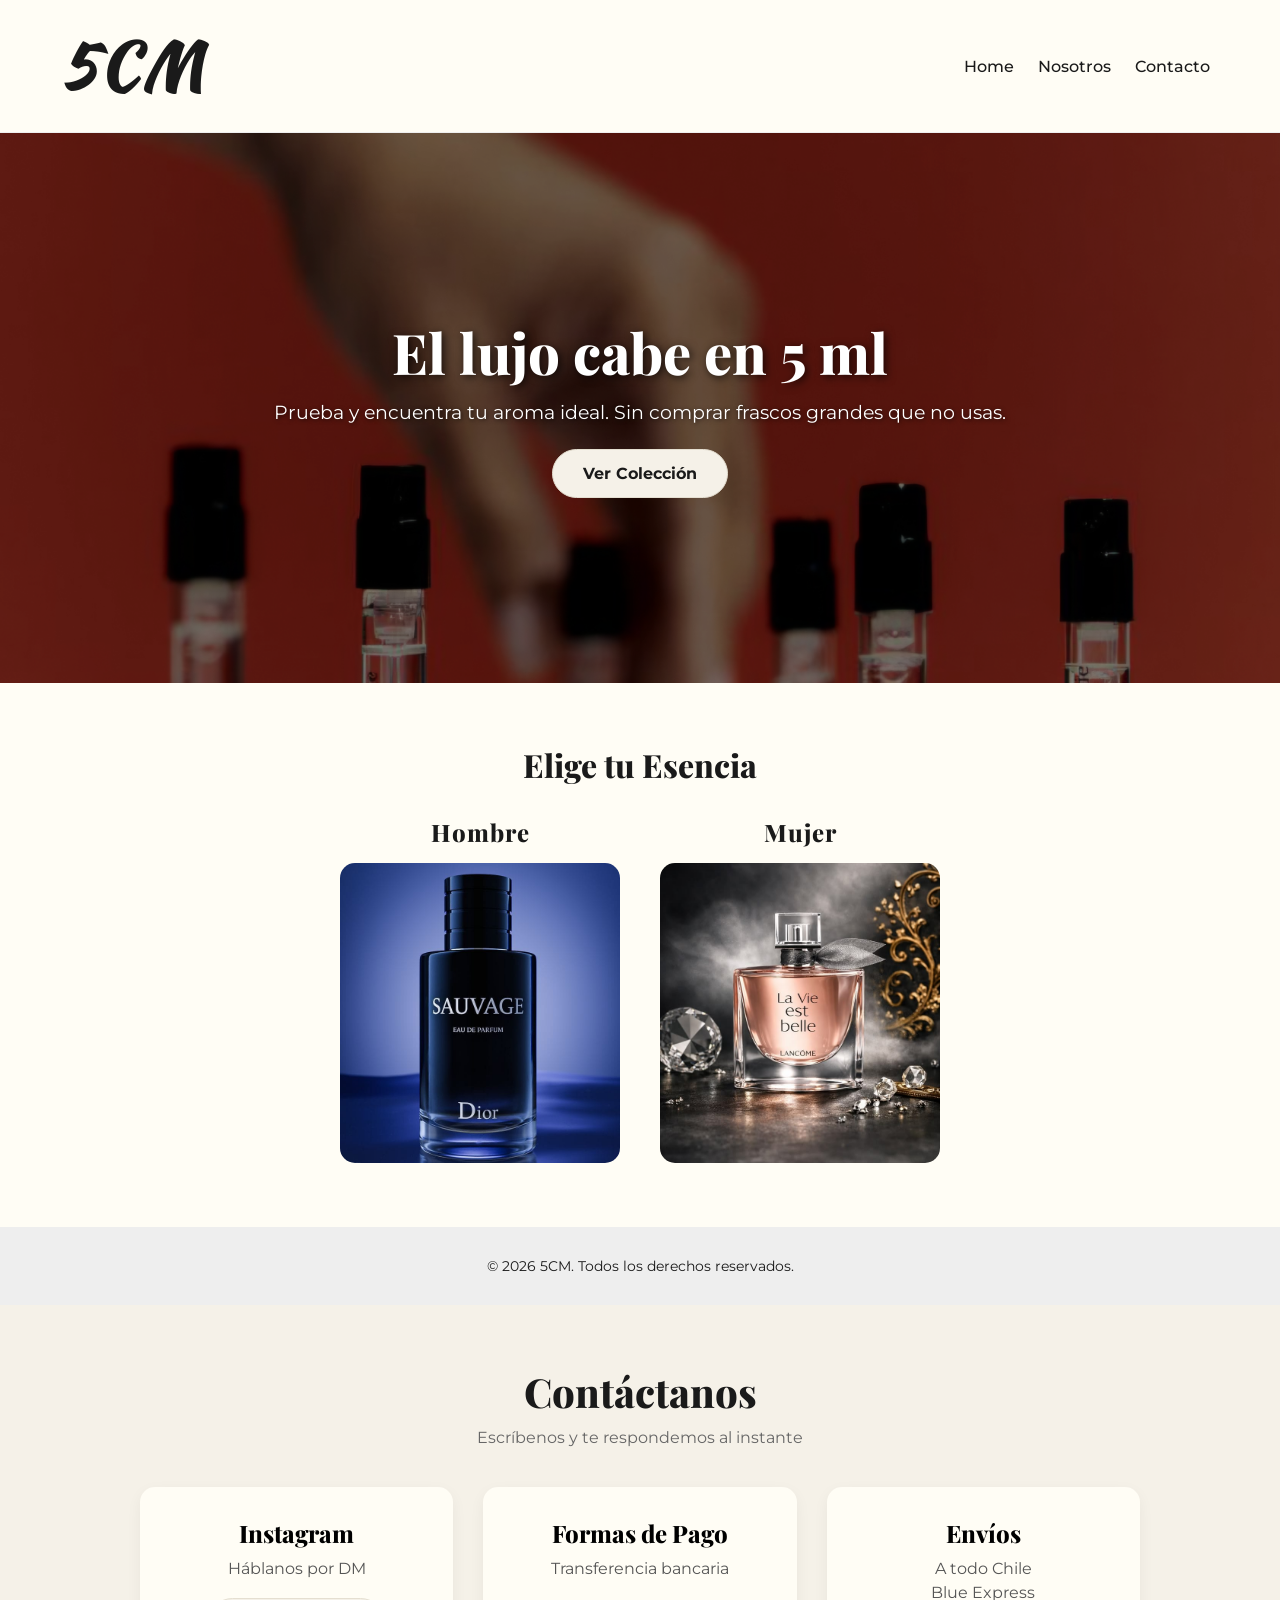
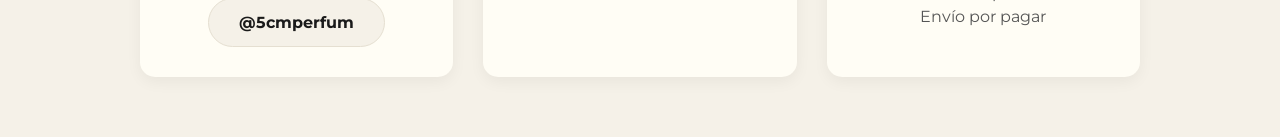
<file: index.html>
<!DOCTYPE html>
<html lang="es">
<head>
    <meta charset="UTF-8">
    <meta name="viewport" content="width=device-width, initial-scale=1.0">
    <title>5CM - Perfumes 5ml</title>
    <link rel="stylesheet" href="./style.css">
    
    <!-- FUENTES -->
    <link rel="preconnect" href="https://fonts.googleapis.com">
    <link rel="preconnect" href="https://fonts.gstatic.com" crossorigin>
    <link href="https://fonts.googleapis.com/css2?family=Montserrat:wght@400;500;700&family=Playfair+Display:wght@700;800&display=swap" rel="stylesheet">
    <link href="https://fonts.googleapis.com/css2?family=Kaushan+Script&display=swap" rel="stylesheet">
</head>
<body>

    <!-- NAVBAR -->
    <header class="navbar">
        <h1 class="logo">5CM</h1>
        <nav>
            <a href="index.html">Home</a>
            <a href="#">Nosotros</a>
            <a href="#">Contacto</a>  
        </nav>
    </header>

    <!-- BANNER CON IMAGEN DE FONDO -->
    <section class="banner">
        <div class="banner-texto">
            <h2>El lujo cabe en 5 ml</h2>
            <p>Prueba y encuentra tu aroma ideal. Sin comprar frascos grandes que no usas.</p>
            <a href="#categorias" class="btn">Ver Colección</a>
        </div>
    </section>

    <!-- CATEGORIAS -->
    <section class="categorias" id="categorias">
        <h3>Elige tu Esencia</h3>
        <div class="grid-categorias">
            <div class="categoria">
                <a href="hombre.html">
                    <h4>Hombre</h4> <!-- TITULO ARRIBA -->
                    <img src="./images/hombre.jpg" alt="Perfumes Hombre">
                </a>
            </div>
            <div class="categoria">
                <a href="mujer.html">
                    <h4>Mujer</h4> <!-- TITULO ARRIBA -->
                    <img src="./images/mujer.jpg" alt="Perfumes Mujer">
                </a>
            </div>
        </div>
    </section>

    <footer>
        <p>© 2026 5CM. Todos los derechos reservados.</p>
    </footer>
<section class="contacto">
    <h2>Contáctanos</h2>
    <p class="subtitulo">Escríbenos y te respondemos al instante</p>

    <div class="grid-contacto">
        <div class="contacto-item">
            <h3>Instagram</h3>
            <p>Háblanos por DM</p>
            <a href="https://instagram.com/5cmperfum" target="_blank" class="btn">@5cmperfum</a>
        </div>

        <div class="contacto-item">
            <h3>Formas de Pago</h3>
            <p>Transferencia bancaria</p>
        </div>

        <div class="contacto-item">
            <h3>Envíos</h3>
            <p>A todo Chile</p>
            <p>Blue Express</p>
            <p>Envío por pagar</p>
        </div>
    </div>
</section>

</body>
</html>
</file>
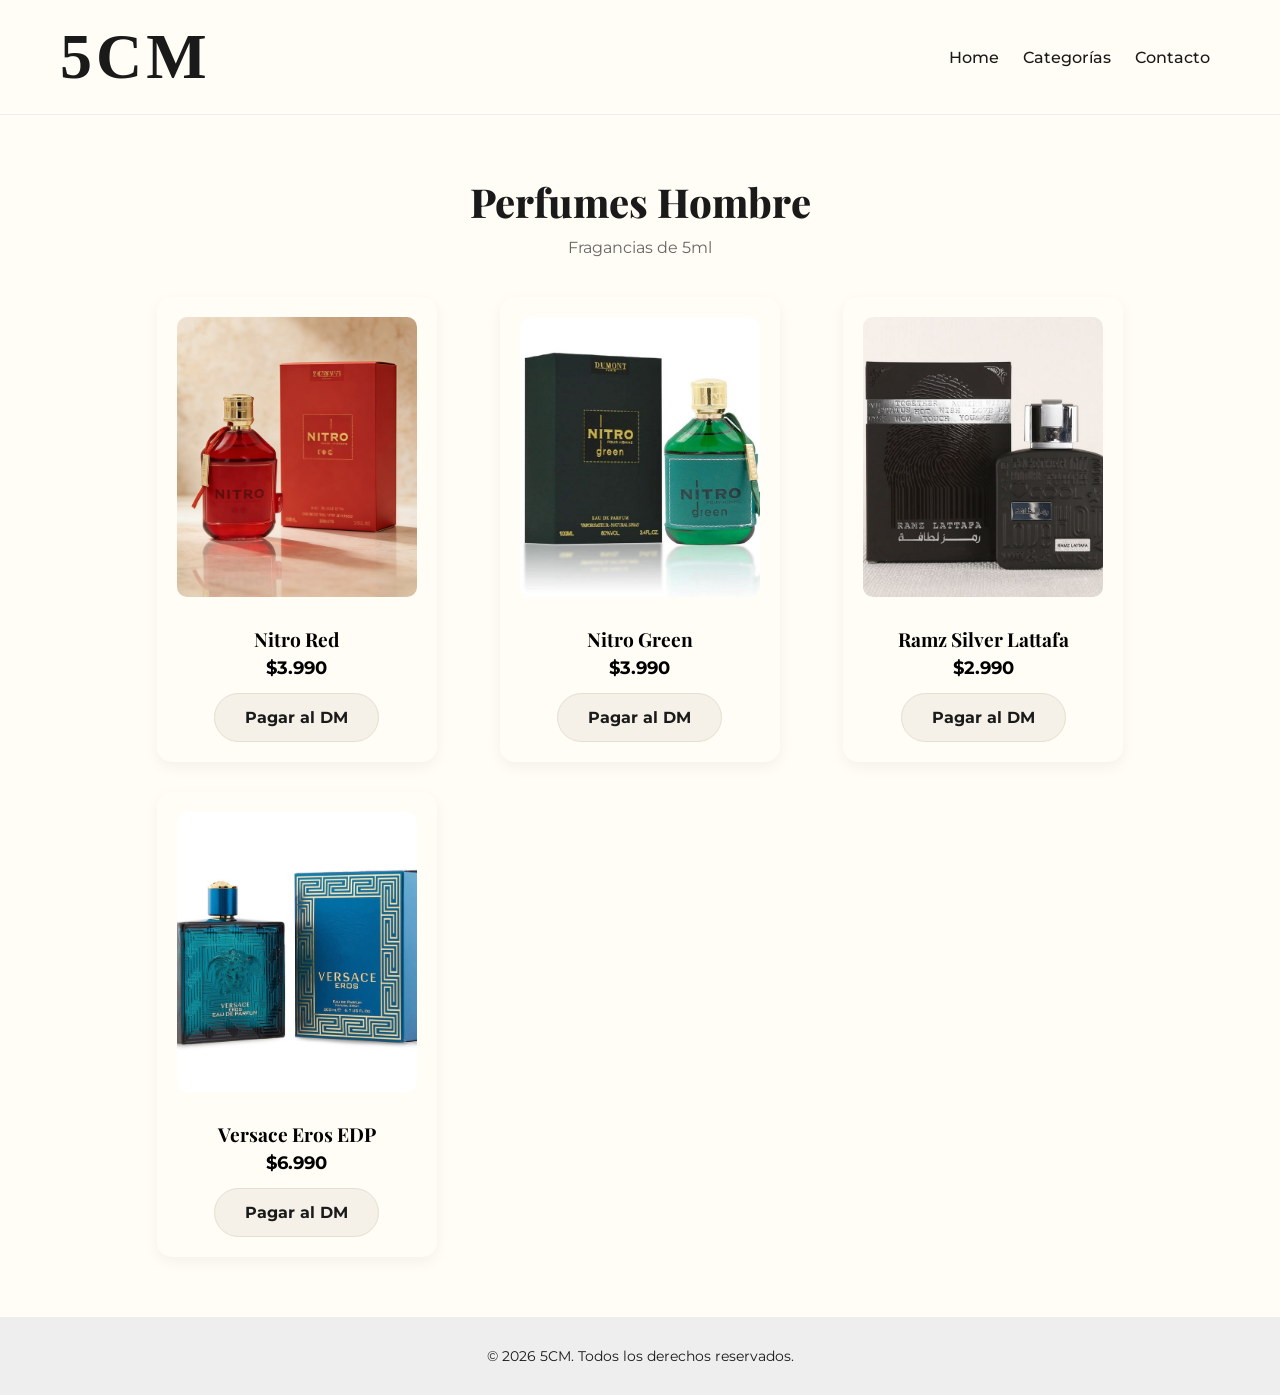
<file: hombre.html>
<!DOCTYPE html>
<html lang="es">
<head>
    <meta charset="UTF-8">
    <meta name="viewport" content="width=device-width, initial-scale=1.0">
    <title>Perfumes Hombre - 5CM</title>
    <link rel="stylesheet" href="./style.css">
    <link rel="preconnect" href="https://fonts.googleapis.com">
    <link rel="preconnect" href="https://fonts.gstatic.com" crossorigin>
    <link href="https://fonts.googleapis.com/css2?family=Montserrat:wght@400;500;700&family=Playfair+Display:wght@700;800&display=swap" rel="stylesheet">
</head>
<body>

    <header class="navbar">
        <h1 class="logo">5CM</h1>
        <nav>
            <a href="index.html">Home</a>
            <a href="index.html#categorias">Categorías</a>
            <a href="index.html#contacto">Contacto</a>
        </nav>
    </header>

    <section class="productos">
        <h2>Perfumes Hombre</h2>
        <p class="subtitulo">Fragancias de 5ml</p>

        <div class="grid-productos">
            <!-- PERFUME 1: NITRO RED -->
            <div class="producto">
                <img src="./images/nitro-red.jpg" alt="Nitro Red 5ml">
                <h3>Nitro Red</h3>
                <p class="precio">$3.990</p>
                <a href="https://instagram.com/5cmperfum" target="_blank" class="btn">Pagar al DM</a>
            </div>
            
            <!-- PERFUME 2: NITRO GREEN -->
            <div class="producto">
                <img src="./images/nitro-green.jpg" alt="Nitro Green 5ml">
                <h3>Nitro Green</h3>
                <p class="precio">$3.990</p>
                <a href="https://instagram.com/5cmperfum" target="_blank" class="btn">Pagar al DM</a>
            </div>

            <!-- PERFUME 3: RAMZ SILVER LATTAFA -->
            <div class="producto">
                <img src="./images/ramz-silver.jpg" alt="Ramz Silver Lattafa 5ml">
                <h3>Ramz Silver Lattafa</h3>
                <p class="precio">$2.990</p>
                <a href="https://instagram.com/5cmperfum" target="_blank" class="btn">Pagar al DM</a>
            </div>

            <!-- PERFUME 4: VERSACE EROS EDP -->
            <div class="producto">
                <img src="./images/versace-eros.jpg" alt="Versace Eros EDP 5ml">
                <h3>Versace Eros EDP</h3>
                <p class="precio">$6.990</p>
                <a href="https://instagram.com/5cmperfum" target="_blank" class="btn">Pagar al DM</a>
            </div>

        </div>
    </section>

    <footer>
        <p>© 2026 5CM. Todos los derechos reservados.</p>
    </footer>

</body>
</html>
</file>
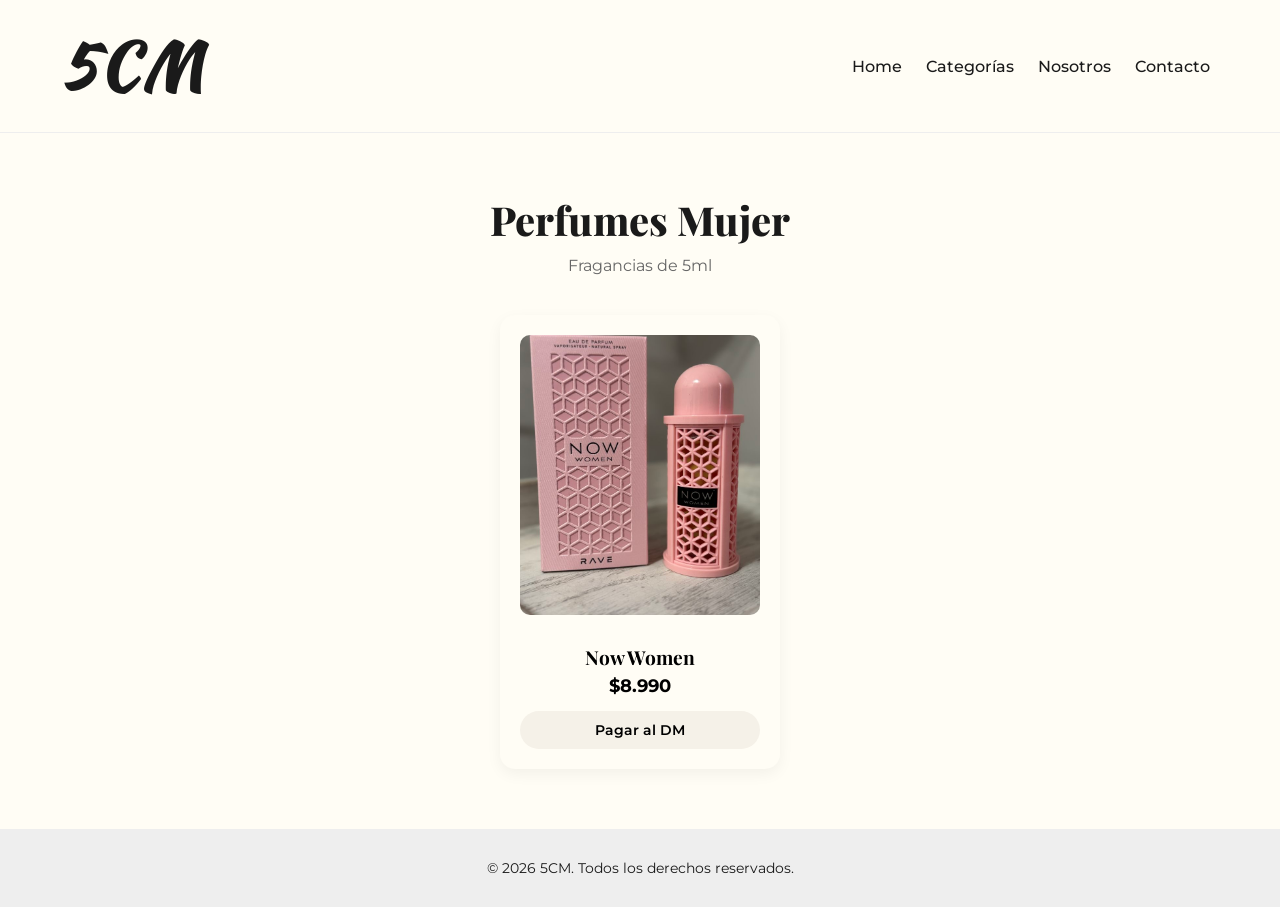
<file: mujer.html>
<!DOCTYPE html>
<html lang="es">
<head>
    <meta charset="UTF-8">
    <meta name="viewport" content="width=device-width, initial-scale=1.0">
    <title>Perfumes Mujer - 5CM</title>
    <link rel="stylesheet" href="./style.css">
    <link rel="preconnect" href="https://fonts.googleapis.com">
    <link rel="preconnect" href="https://fonts.gstatic.com" crossorigin>
    <link href="https://fonts.googleapis.com/css2?family=Montserrat:wght@400;500;700&family=Playfair+Display:wght@700;800&display=swap" rel="stylesheet">
    <link href="https://fonts.googleapis.com/css2?family=Kaushan+Script&display=swap" rel="stylesheet">
</head>
<body>
    <header class="navbar">
        <h1 class="logo">5CM</h1>
        <nav>
            <a href="index.html">Home</a>
            <a href="index.html#categorias">Categorías</a>
            <a href="#">Nosotros</a>
            <a href="#">Contacto</a>
        </nav>
    </header>

    <section class="catalogo">
        <h2>Perfumes Mujer</h2>
        <p class="subtitulo">Fragancias de 5ml</p>

        <div class="grid-productos">
            <div class="producto">
                <img src="./images/new-women.jpg" alt="New Women 5ml">
                <h3>Now Women</h3>
                <p class="precio">$8.990</p>
                <a href="https://ig.me/m/5cmperfum" target="_blank" class="btn-comprar">Pagar al DM</a>
            </div>
        </div>
    </section>

    <footer>
        <p>© 2026 5CM. Todos los derechos reservados.</p>
    </footer>
</body>
</html>
</file>
<file: style.css>
* { margin: 0; padding: 0; box-sizing: border-box; }

body { 
    background: #FFFDF5; 
    color: #1a1a1a;
    font-family: 'Montserrat', sans-serif;
}

.logo {
    font-family: 'Kaushan Script', cursive!important;
    font-size: 4.0em;
    font-weight: 800;
    letter-spacing: 4px;
    color: #1a1a1a;
    text-align: center;
}

h1, h2, h3, h4 {
    font-family: 'Playfair Display', serif;
    font-weight: 800;
}

.navbar {
    padding: 15px 20px;
    background: #FFFDF5;
    text-align: center;
    border-bottom: 1px solid #eee;
}
.navbar nav { margin-top: 10px; }
.navbar nav a { 
    margin: 0 10px; 
    text-decoration: none; 
    color: #1a1a1a; 
    font-weight: 500;
    display: inline-block;
}
.navbar nav a:hover { color: #555; }

.banner {
    height: 550px;
    background-image: url('./images/5ml.jpg');
    background-size: cover;
    background-position: center;
    background-repeat: no-repeat;
    display: flex;
    align-items: center;
    justify-content: center;
    text-align: center;
    color: white;
    position: relative;
}
.banner::before {
    content: '';
    position: absolute;
    top: 0; left: 0; right: 0; bottom: 0;
    background: rgba(0,0,0,0.45);
}
.banner-texto {
    position: relative; 
    z-index: 2;
    padding: 20px;
    max-width: 800px;
}
.banner-texto h2 { font-size: 3.5em; line-height: 1.2; color: white; text-shadow: 2px 2px 8px rgba(0,0,0,0.7); }
.banner-texto p { margin: 15px 0 25px 0; font-size: 1.2em; color: white; text-shadow: 1px 1px 4px rgba(0,0,0,0.7); }

.btn { 
    padding: 14px 30px; 
    border-radius: 25px; 
    text-decoration: none; 
    font-weight: bold; 
    background: #F5F1E8;
    color: #1a1a1a;
    display: inline-block;
    transition: 0.3s;
    border: 1px solid #E5DFD1;
}
.btn:hover { 
    background: #E5DFD1;
    transform: scale(1.05); 
}

.categorias { padding: 60px 20px; background: #FFFDF5; }
.categorias h3 { font-size: 2em; margin-bottom: 30px; text-align: center; }
.grid-categorias {
    display: grid;
    grid-template-columns: 1fr;
    gap: 40px;
    max-width: 600px;
    margin: 0 auto;
}
.categoria { text-align: center; }
.categoria a { text-decoration: none; color: #1a1a1a; }
.categoria h4 { 
    margin-bottom: 15px;
    font-size: 1.5em; 
    letter-spacing: 1px;
}
.categoria img {
    width: 100%;
    height: 300px;
    object-fit: cover;
    border-radius: 15px;
    background: #eee;
    transition: 0.3s;
}
.categoria img:hover { transform: scale(1.05); }

footer { text-align: center; padding: 30px; background: #eee; font-size: 0.9em; }

/* ===== CATALOGO MUJER - FOTO CHICA 220px ===== */
.catalogo {
    padding: 60px 20px;
    max-width: 1200px;
    margin: 0 auto;
    text-align: center;
}
.catalogo h2 {
    font-size: 2.5em;
    margin-bottom: 10px;
}
.subtitulo {
    margin-bottom: 40px;
    color: #666;
}
.grid-productos {
    display: grid;
    grid-template-columns: repeat(2, 1fr);
    gap: 30px;
}
.producto {
    background: #FFFDF5;
    border-radius: 15px;
    padding: 15px;
    transition: 0.3s;
}
.producto:hover {
    transform: translateY(-5px);
    box-shadow: 0 10px 20px rgba(0,0,0,0.1);
}
.producto img {
    width: 100%;
    height: 220px; /* <-- AQUI SE ACHICO. ANTES ERA 300px */
    aspect-ratio: 1/1;
    object-fit: cover;
    border-radius: 10px;
    background: #eee;
    margin-bottom: 15px;
}
.producto h3 {
    font-family: 'Playfair Display', serif;
    color: #000;
    font-size: 1.2em;
    margin-bottom: 5px;
    font-weight: 700;
}
.producto .precio {
    color: #000;
    font-weight: 700;
    font-size: 1.1em;
    margin-bottom: 15px;
}
.btn-comprar {
    display: block;
    background: #F5F1E8;
    color: #000;
    text-decoration: none;
    padding: 10px;
    border-radius: 20px;
    font-weight: 600;
    font-size: 0.9em;
    transition: 0.3s;
}
.btn-comprar:hover {
    background: #E5DFD1;
}

/* RESPONSIVE */
@media (max-width: 1024px) {
   .banner { height: 400px; background-position: center 40%; }
   .banner-texto h2 { font-size: 2.5em; }
}
@media (min-width: 769px) {
   .navbar {
        display: flex;
        justify-content: space-between;
        align-items: center;
        padding: 20px 60px;
    }
   .navbar nav { margin-top: 0; }
   .grid-categorias { grid-template-columns: repeat(2, 1fr); }
   .grid-productos { grid-template-columns: repeat(4, 1fr); }
}
@media (max-width: 768px) {
   .banner { height: 350px; background-position: center 30%; }
   .banner-texto h2 { font-size: 2em; }
   .banner-texto p { font-size: 1em; }
}

/* ===== SECCIÓN CONTACTO ===== */
.contacto {
    padding: 60px 20px;
    background: #F5F1E8;
    text-align: center;
}
.contacto h2 {
    font-size: 2.5em;
    margin-bottom: 10px;
}
.contacto .subtitulo {
    margin-bottom: 40px;
    color: #666;
}
.grid-contacto {
    display: grid;
    grid-template-columns: 1fr;
    gap: 30px;
    max-width: 1000px;
    margin: 0 auto;
}
.contacto-item {
    background: #FFFDF5;
    padding: 30px 20px;
    border-radius: 15px;
    box-shadow: 0 5px 15px rgba(0,0,0,0.05);
}
.contacto-item h3 {
    font-size: 1.5em;
    margin-bottom: 10px;
    color: #000;
}
.contacto-item p {
    margin: 5px 0;
    color: #555;
}
.contacto-item .btn {
    margin-top: 15px;
    display: inline-block;
}

@media (min-width: 769px) {
   .grid-contacto { grid-template-columns: repeat(3, 1fr); }
}
/* ===== SECCIÓN PRODUCTOS ===== */
.productos {
    padding: 60px 20px;
    text-align: center; /* Centra el título */
}
.productos h2 {
    font-size: 2.5em;
    font-family: 'Playfair Display', serif;
    margin-bottom: 10px;
}
.productos .subtitulo {
    margin-bottom: 40px;
    color: #666;
    font-size: 1em;
}

.grid-productos {
    display: grid;
    grid-template-columns: repeat(auto-fit, minmax(250px, 1fr)); /* Se adapta y centra */
    gap: 30px;
    max-width: 1000px;
    margin: 0 auto; /* ESTO LO CENTRA */
    justify-items: center; /* Centra cada tarjeta */
}

.producto {
    background: #FFFDF5;
    padding: 20px;
    border-radius: 15px;
    box-shadow: 0 5px 15px rgba(0,0,0,0.05);
    text-align: center;
    max-width: 280px; /* Mismo ancho que mujer */
}
.producto img {
    width: 100%;
    height: 280px; /* Mismo alto que mujer */
    object-fit: cover;
    border-radius: 10px;
    margin-bottom: 15px;
}
.producto h3 {
    font-size: 1.2em;
    margin: 10px 0 5px 0;
}
.producto .precio {
    font-weight: 700;
    margin-bottom: 15px;
}
</file>
